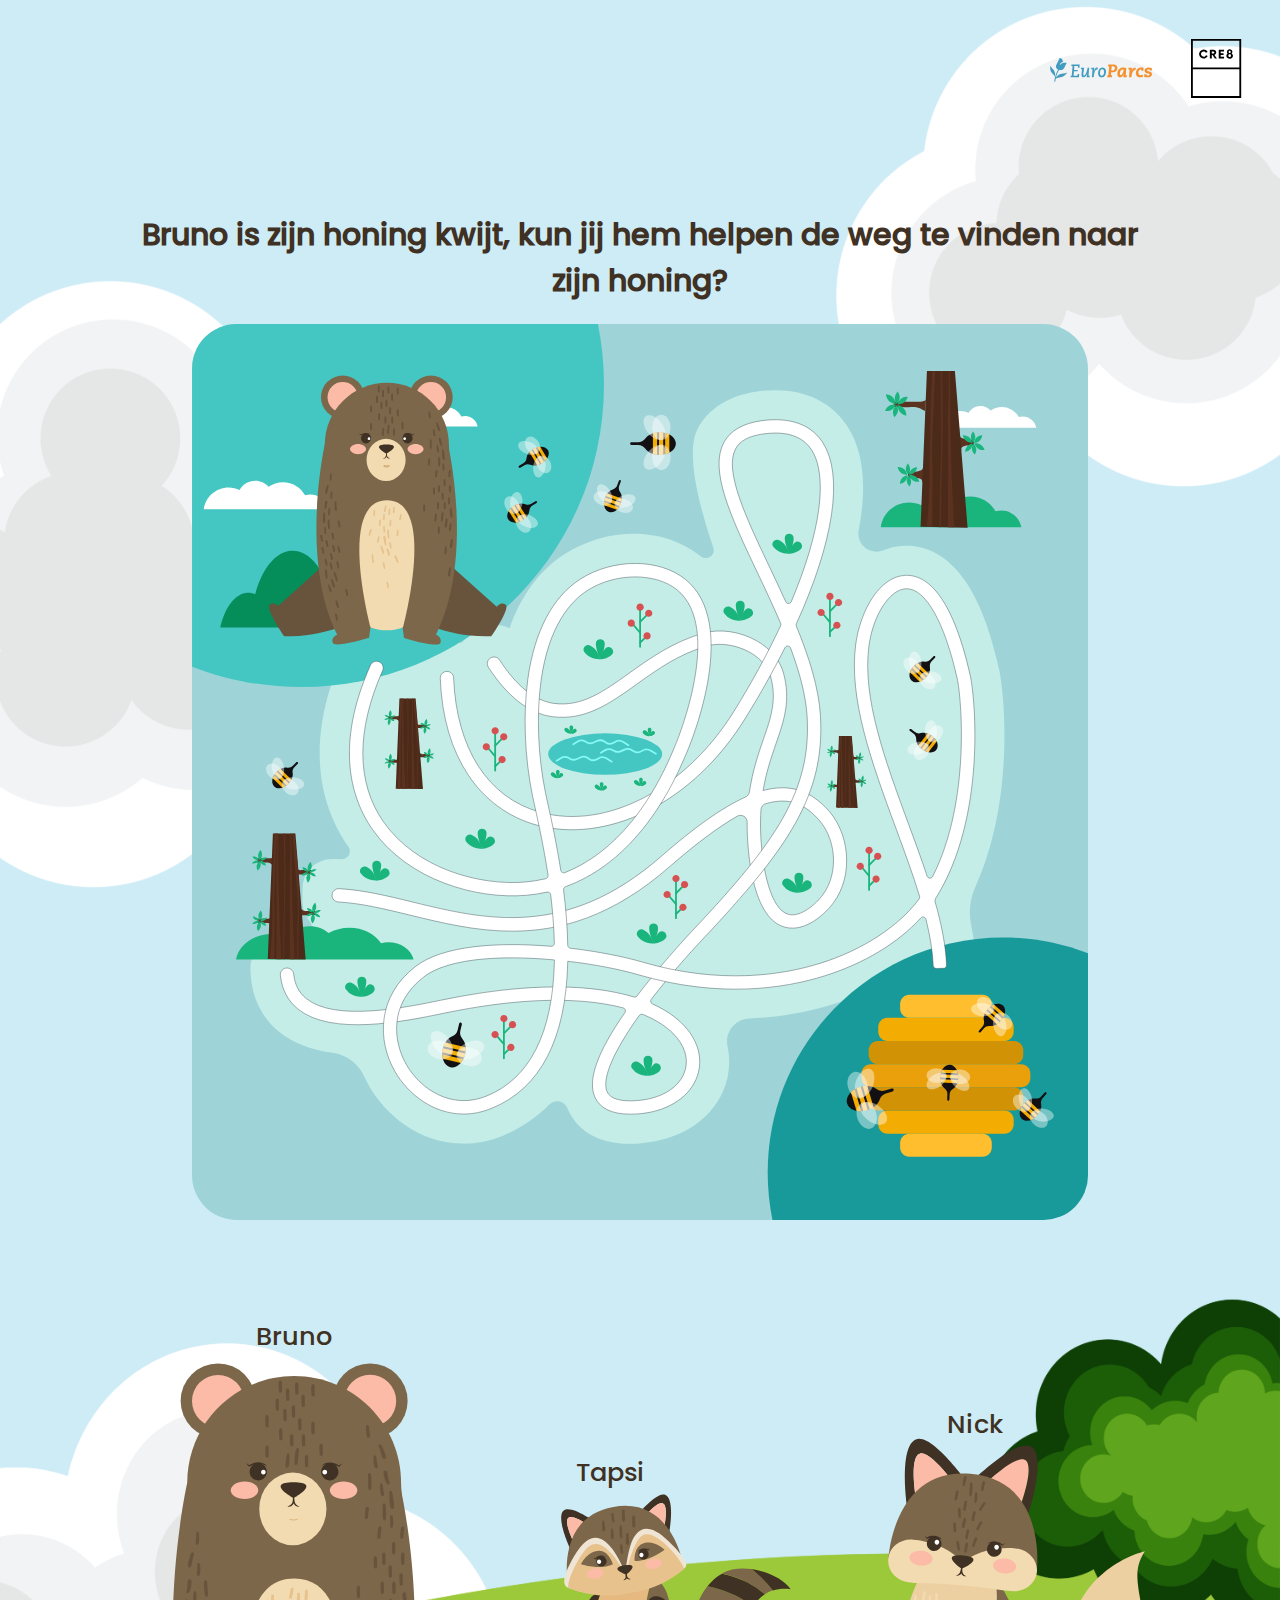
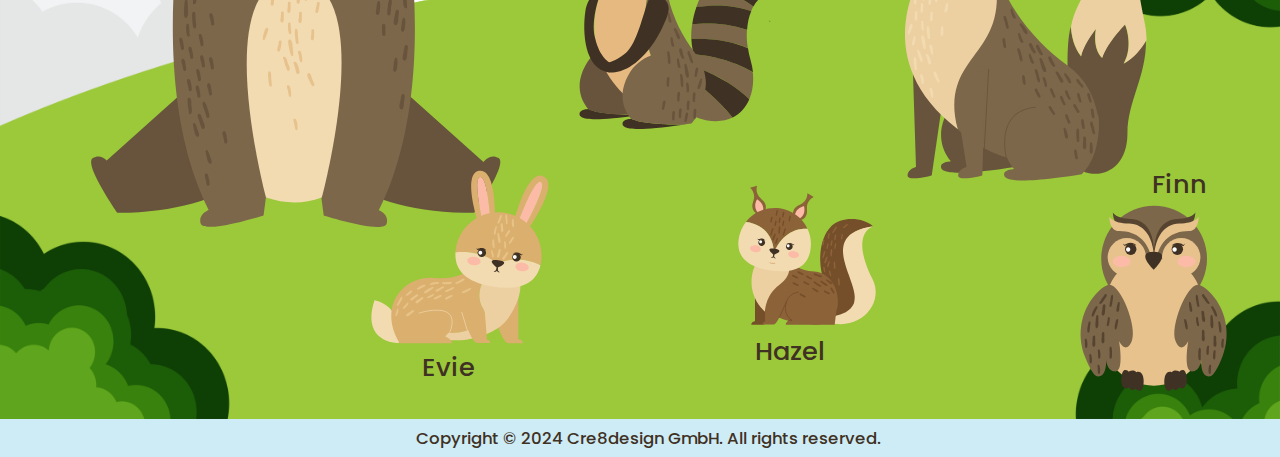
<file: Bruno Bär/speelhoekje.bruno.html>
<!doctype html>
<html lang="nl">
<head>
  <meta charset="utf-8">
  <meta name="viewport" content="width=device-width, initial-scale=1.0">
  <title>Bruno de Beer</title>
	<link rel="stylesheet" href="css/speelhoekje.Bruno.css" >
</head>

<body bgcolor="#CEECF6">
	<div class="page__container">
	  <div class="Logos">
		<img src="assets/Logo_CRE8_black.svg" class="Logocre8" alt="Cre8Logo" width="4%" >
		<img src="assets/logo_Europarcs.svg" class="LogoEuro" alt="EuroparcsLogo" width="8%" >
	  </div>
		<div class="headline">
	      <h1>Bruno is zijn honing kwijt, kun jij hem helpen de weg te vinden naar zijn honing?</h1>
		</div>
		<img src="assets/Bärenspiel.svg" class="Bärenspiel" alt="Berenspel" width="70%" height="70%" >
		<div class="wiese">
		 <img src="assets/Wiese mit Waldtieren.svg" alt="Weiland met bosdieren" width="100%" height="100%">
		  <p1 style="font-size:2vw;">Bruno</p1>
		  <p2 style="font-size:2vw;">Tapsi</p2>
		  <p3 style="font-size:2vw;">Nick</p3>
		  <p4 style="font-size:2vw;">Evie</p4>
		  <p5 style="font-size:2vw;">Hazel</p5>
		  <p6 style="font-size:2vw;">Finn</p6>
		  <p7 style="font-size:1.3vw;">Copyright © 2024 Cre8design GmbH. All rights reserved.</p7>
		</div>
	</div>
</body>
</html>
</file>
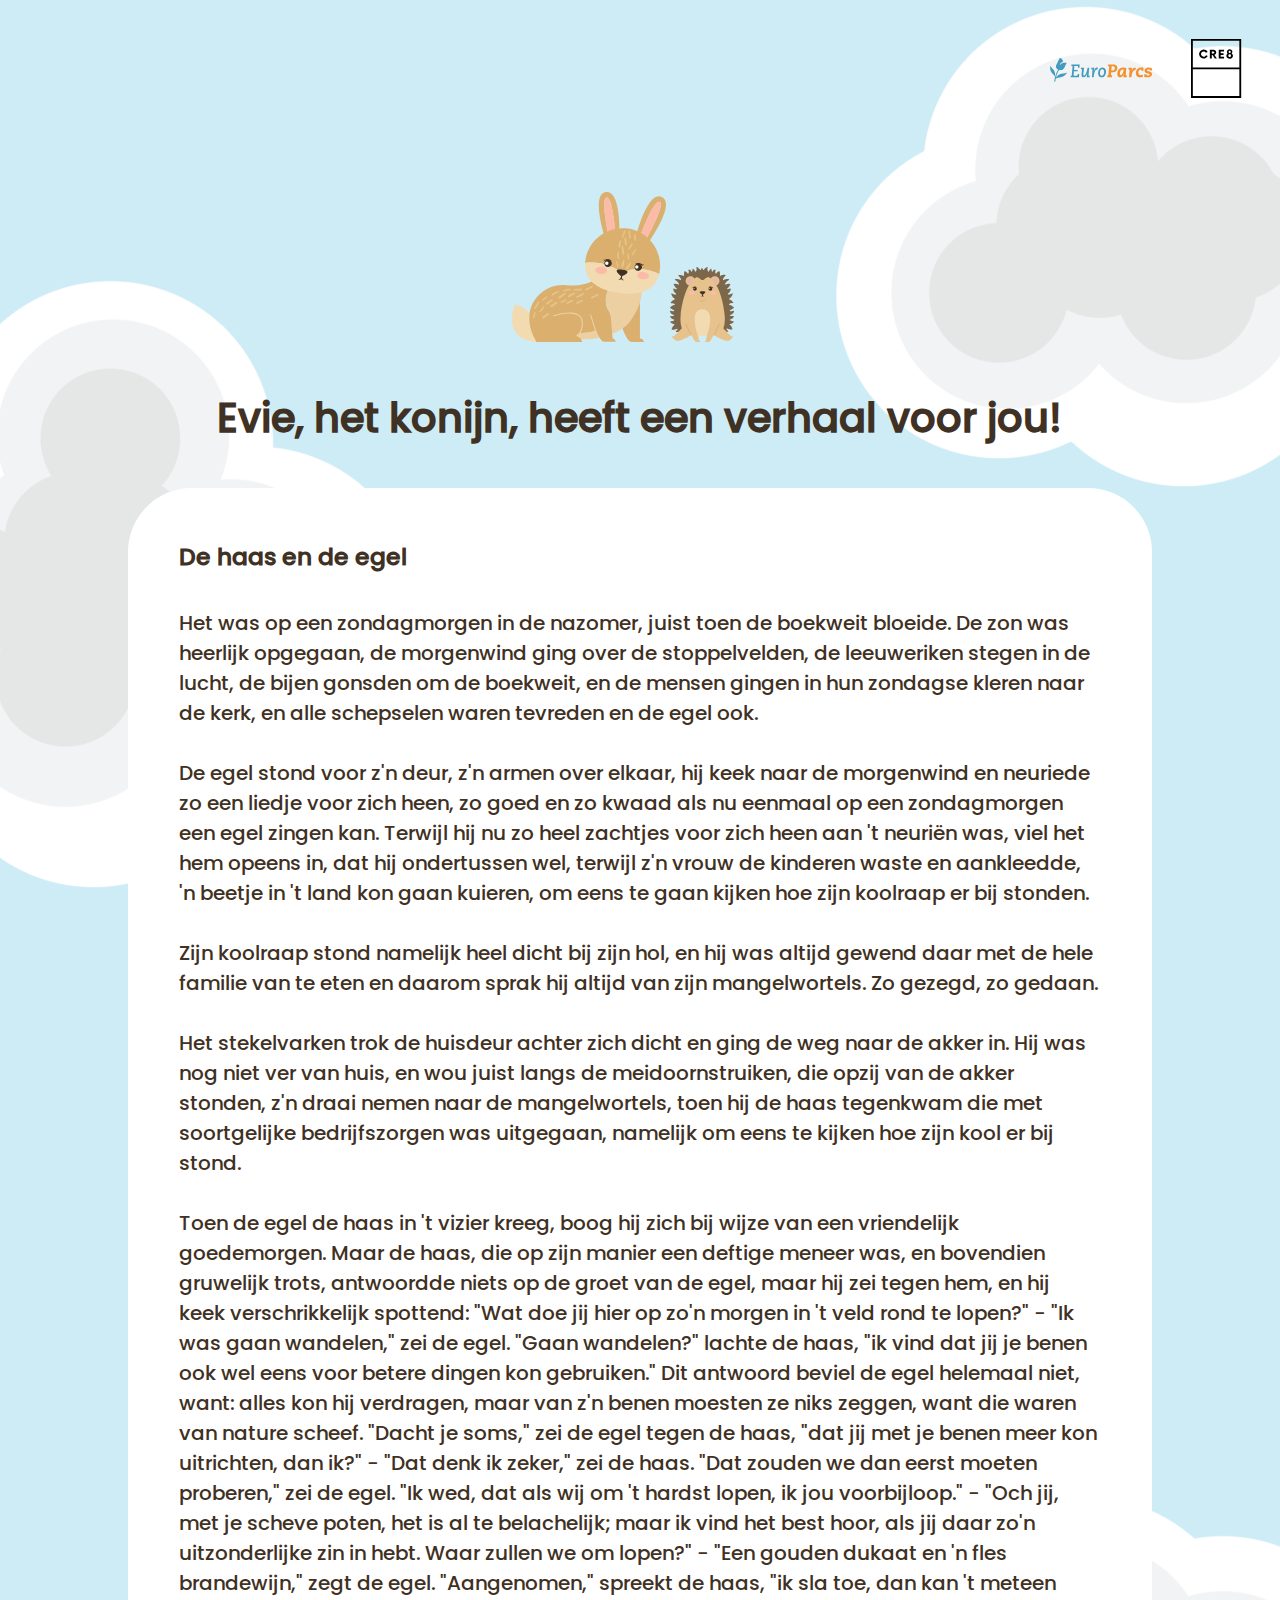
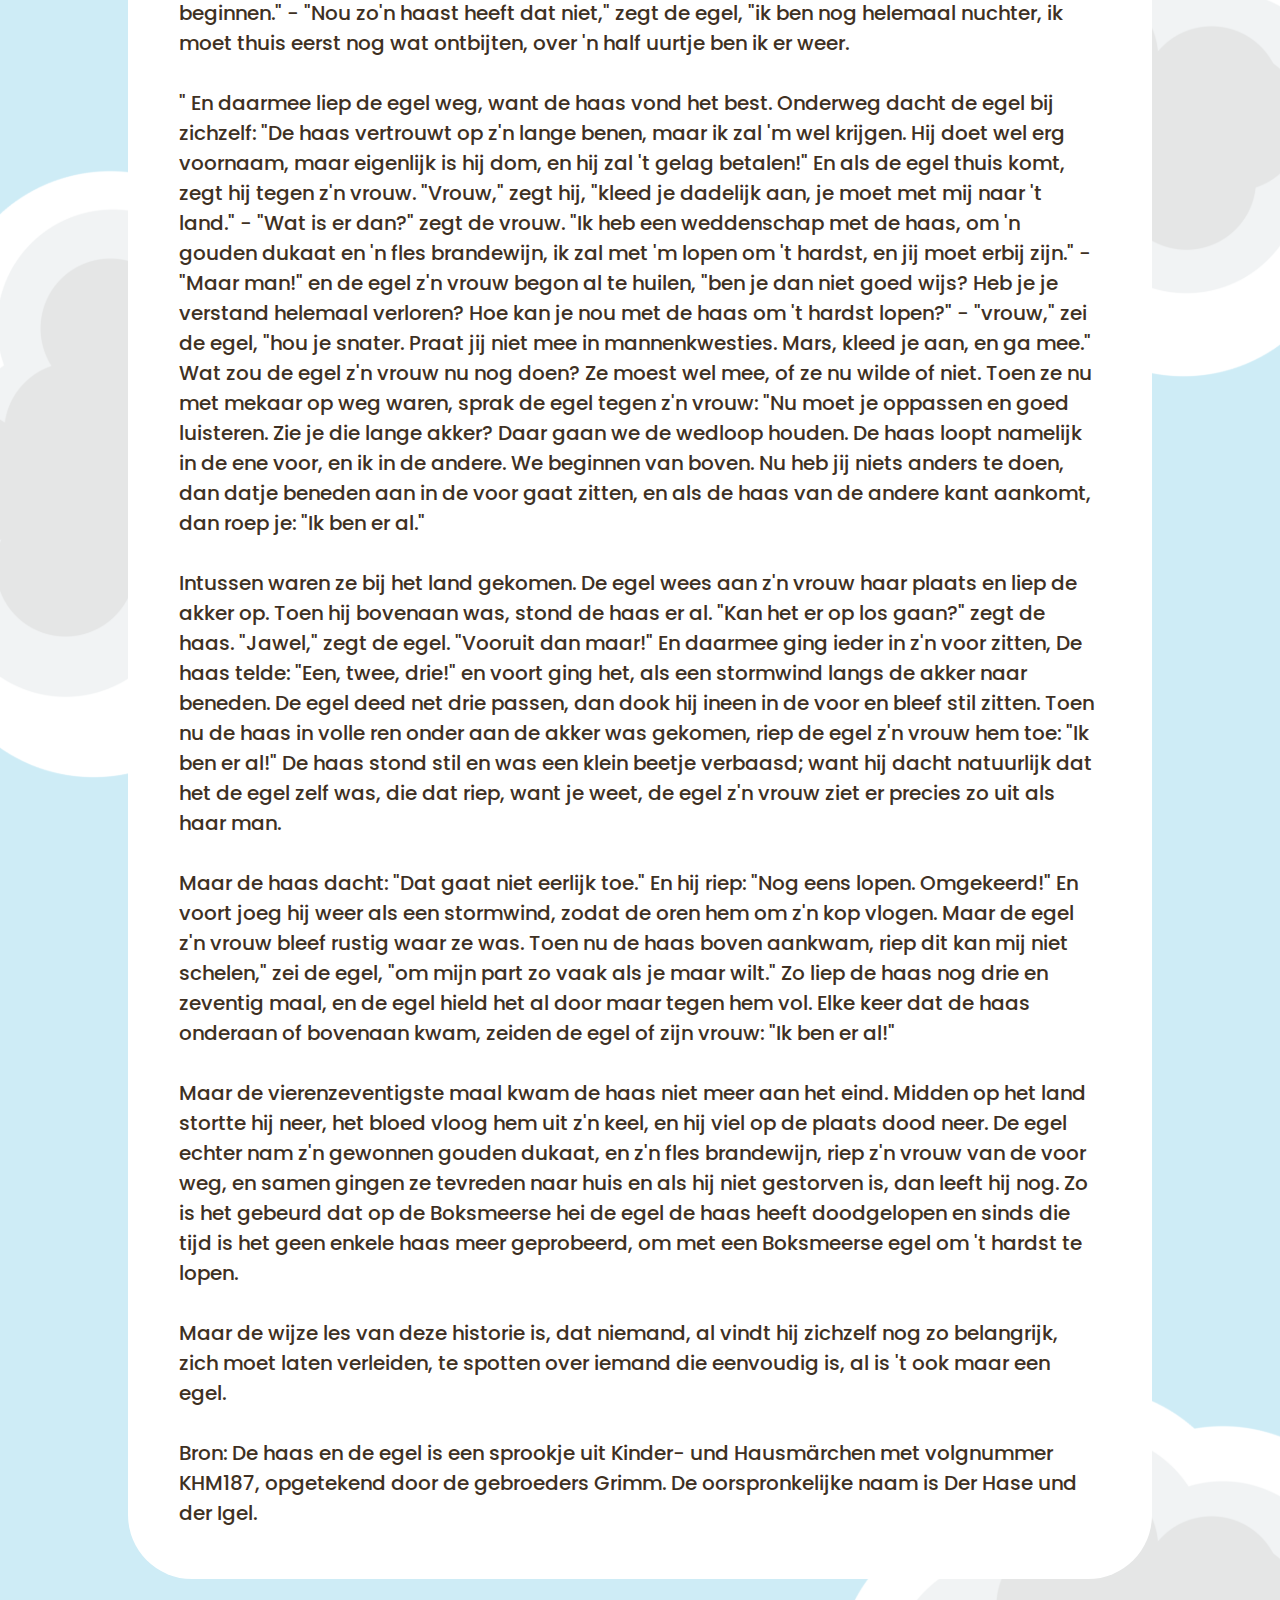
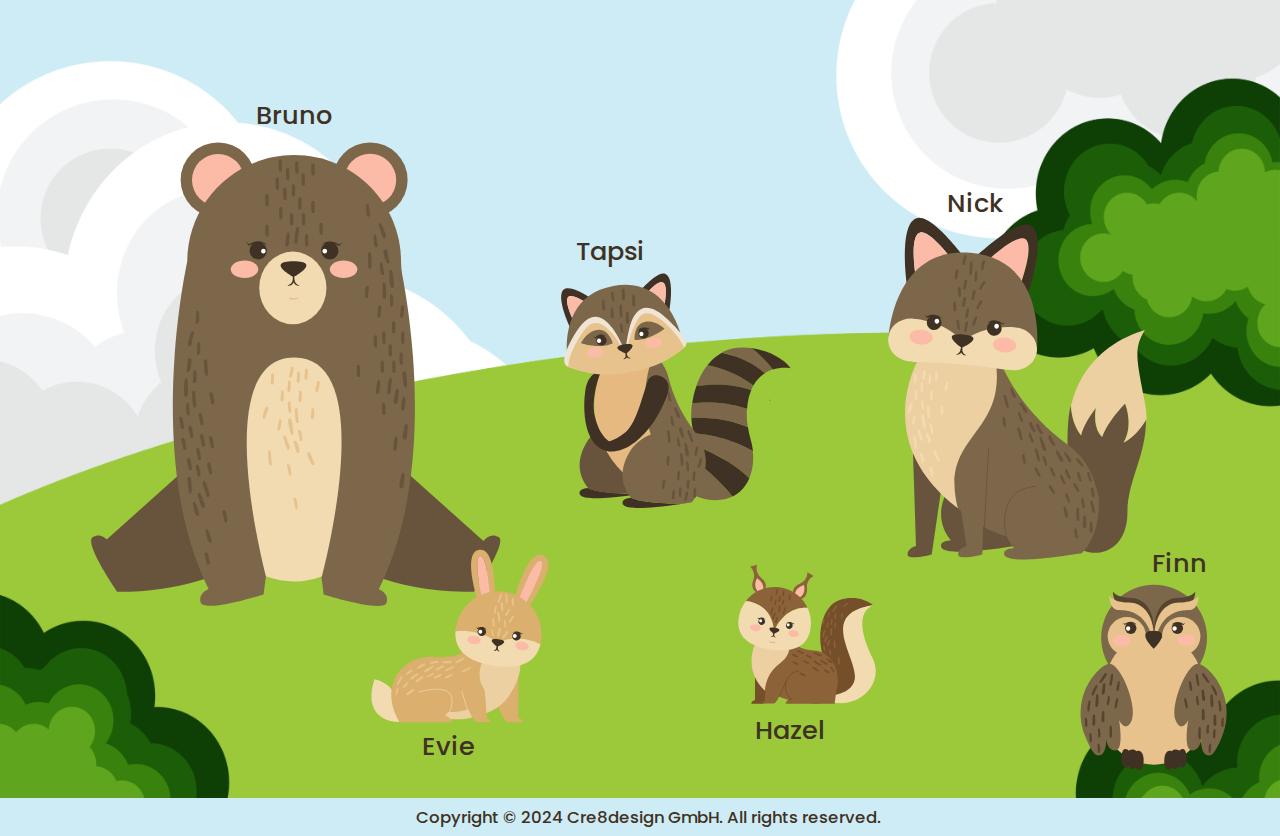
<file: Evie Hase/speelhoekje.evie.html>
<!doctype html>
<html lang="nl">
<head>
<meta charset="utf-8">
<meta name="viewport" content="width=device-width, initial-scale=1.0">
  <title>Evie het Konijn</title>
	<link rel="stylesheet" href="css/speelhoekje.evie.css">
</head>

<body bgcolor="#CEECF6">
	<div class="page__container">
	  <div class="Logos">
		<img src="asstes/Logo_CRE8_black.svg" class="Logocre8" alt="Cre8Logo" width="4%" >
		<img src="asstes/logo_Europarcs.svg" class="LogoEuro" alt="EuroparcsLogo" width="8%" >
	  </div>
	    <img src="asstes/Hase.svg" class="Hase" alt="Konijn" width="12%" >
	    <img src="asstes/Igel.svg" class="Igel" alt="Egel" width="5%" >
	  <div class="headline">
	    <h1>Evie, het konijn, heeft een verhaal voor jou!</h1>
	  </div>
	<div class="kasten">
	 <div class="text">
	  <h3>De haas en de egel</h3>
	  <p>Het was op een zondagmorgen in de nazomer, juist toen de boekweit bloeide. De zon was heerlijk opgegaan, de morgenwind ging over de stoppelvelden, de leeuweriken stegen in de lucht, de bijen gonsden om de boekweit, en de mensen gingen in hun zondagse kleren naar de kerk, en alle schepselen waren tevreden en de egel ook.<br><br>

De egel stond voor z'n deur, z'n armen over elkaar, hij keek naar de morgenwind en neuriede zo een liedje voor zich heen, zo goed en zo kwaad als nu eenmaal op een zondagmorgen een egel zingen kan. Terwijl hij nu zo heel zachtjes voor zich heen aan 't neuriën was, viel het hem opeens in, dat hij ondertussen wel, terwijl z'n vrouw de kinderen waste en aankleedde, 'n beetje in 't land kon gaan kuieren, om eens te gaan kijken hoe zijn koolraap er bij stonden.<br><br>
		  
Zijn koolraap stond namelijk heel dicht bij zijn hol, en hij was altijd gewend daar met de hele familie van te eten en daarom sprak hij altijd van zijn mangelwortels. Zo gezegd, zo gedaan.<br><br>

Het stekelvarken trok de huisdeur achter zich dicht en ging de weg naar de akker in. Hij was nog niet ver van huis, en wou juist langs de meidoornstruiken, die opzij van de akker stonden, z'n draai nemen naar de mangelwortels, toen hij de haas tegenkwam die met soortgelijke bedrijfszorgen was uitgegaan, namelijk om eens te kijken hoe zijn kool er bij stond.<br><br>
		  
Toen de egel de haas in 't vizier kreeg, boog hij zich bij wijze van een vriendelijk goedemorgen. Maar de haas, die op zijn manier een deftige meneer was, en bovendien gruwelijk trots, antwoordde niets op de groet van de egel, maar hij zei tegen hem, en hij keek verschrikkelijk spottend: "Wat doe jij hier op zo'n morgen in 't veld rond te lopen?" - "Ik was gaan wandelen," zei de egel. "Gaan wandelen?" lachte de haas, "ik vind dat jij je benen ook wel eens voor betere dingen kon gebruiken." Dit antwoord beviel de egel helemaal niet, want: alles kon hij verdragen, maar van z'n benen moesten ze niks zeggen, want die waren van nature scheef. "Dacht je soms," zei de egel tegen de haas, "dat jij met je benen meer kon uitrichten, dan ik?" - "Dat denk ik zeker," zei de haas. "Dat zouden we dan eerst moeten proberen," zei de egel. "Ik wed, dat als wij om 't hardst lopen, ik jou voorbijloop." - "Och jij, met je scheve poten, het is al te belachelijk; maar ik vind het best hoor, als jij daar zo'n uitzonderlijke zin in hebt. Waar zullen we om lopen?" - "Een gouden dukaat en 'n fles brandewijn," zegt de egel. "Aangenomen," spreekt de haas, "ik sla toe, dan kan 't meteen beginnen." - "Nou zo'n haast heeft dat niet," zegt de egel, "ik ben nog helemaal nuchter, ik moet thuis eerst nog wat ontbijten, over 'n half uurtje ben ik er weer.<br><br>

" En daarmee liep de egel weg, want de haas vond het best. Onderweg dacht de egel bij zichzelf: "De haas vertrouwt op z'n lange benen, maar ik zal 'm wel krijgen. Hij doet wel erg voornaam, maar eigenlijk is hij dom, en hij zal 't gelag betalen!" En als de egel thuis komt, zegt hij tegen z'n vrouw. "Vrouw," zegt hij, "kleed je dadelijk aan, je moet met mij naar 't land." - "Wat is er dan?" zegt de vrouw. "Ik heb een weddenschap met de haas, om 'n gouden dukaat en 'n fles brandewijn, ik zal met 'm lopen om 't hardst, en jij moet erbij zijn." - "Maar man!" en de egel z'n vrouw begon al te huilen, "ben je dan niet goed wijs? Heb je je verstand helemaal verloren? Hoe kan je nou met de haas om 't hardst lopen?" - "vrouw," zei de egel, "hou je snater. Praat jij niet mee in mannenkwesties. Mars, kleed je aan, en ga mee." Wat zou de egel z'n vrouw nu nog doen? Ze moest wel mee, of ze nu wilde of niet. Toen ze nu met mekaar op weg waren, sprak de egel tegen z'n vrouw: "Nu moet je oppassen en goed luisteren. Zie je die lange akker? Daar gaan we de wedloop houden. De haas loopt namelijk in de ene voor, en ik in de andere. We beginnen van boven. Nu heb jij niets anders te doen, dan datje beneden aan in de voor gaat zitten, en als de haas van de andere kant aankomt, dan roep je: "Ik ben er al."<br><br>

Intussen waren ze bij het land gekomen. De egel wees aan z'n vrouw haar plaats en liep de akker op. Toen hij bovenaan was, stond de haas er al. "Kan het er op los gaan?" zegt de haas. "Jawel," zegt de egel. "Vooruit dan maar!" En daarmee ging ieder in z'n voor zitten, De haas telde: "Een, twee, drie!" en voort ging het, als een stormwind langs de akker naar beneden. De egel deed net drie passen, dan dook hij ineen in de voor en bleef stil zitten. Toen nu de haas in volle ren onder aan de akker was gekomen, riep de egel z'n vrouw hem toe: "Ik ben er al!" De haas stond stil en was een klein beetje verbaasd; want hij dacht natuurlijk dat het de egel zelf was, die dat riep, want je weet, de egel z'n vrouw ziet er precies zo uit als haar man.<br><br>

Maar de haas dacht: "Dat gaat niet eerlijk toe." En hij riep: "Nog eens lopen. Omgekeerd!" En voort joeg hij weer als een stormwind, zodat de oren hem om z'n kop vlogen. Maar de egel z'n vrouw bleef rustig waar ze was. Toen nu de haas boven aankwam, riep dit kan mij niet schelen," zei de egel, "om mijn part zo vaak als je maar wilt." Zo liep de haas nog drie en zeventig maal, en de egel hield het al door maar tegen hem vol. Elke keer dat de haas onderaan of bovenaan kwam, zeiden de egel of zijn vrouw: "Ik ben er al!"<br><br> 

Maar de vierenzeventigste maal kwam de haas niet meer aan het eind. Midden op het land stortte hij neer, het bloed vloog hem uit z'n keel, en hij viel op de plaats dood neer. De egel echter nam z'n gewonnen gouden dukaat, en z'n fles brandewijn, riep z'n vrouw van de voor weg, en samen gingen ze tevreden naar huis en als hij niet gestorven is, dan leeft hij nog. Zo is het gebeurd dat op de Boksmeerse hei de egel de haas heeft doodgelopen en sinds die tijd is het geen enkele haas meer geprobeerd, om met een Boksmeerse egel om 't hardst te lopen.<br><br> 

Maar de wijze les van deze historie is, dat niemand, al vindt hij zichzelf nog zo belangrijk, zich moet laten verleiden, te spotten over iemand die eenvoudig is, al is 't ook maar een egel.<br><br>
		 
Bron: De haas en de egel is een sprookje uit Kinder- und Hausmärchen met volgnummer KHM187, opgetekend door de gebroeders Grimm. De oorspronkelijke naam is Der Hase und der Igel.</p>
		</div>
	  </div>
	 <div class="wiese">
	  <img src="asstes/Wiese mit Waldtieren.svg" alt="Weiland met bosdieren" width="100%" height="100%">
		  <p1 style="font-size:2vw;">Bruno</p1>
		  <p2 style="font-size:2vw;">Tapsi</p2>
		  <p3 style="font-size:2vw;">Nick</p3>
		  <p4 style="font-size:2vw;">Evie</p4>
		  <p5 style="font-size:2vw;">Hazel</p5>
		  <p6 style="font-size:2vw;">Finn</p6>
		  <p7 style="font-size:1.3vw;">Copyright © 2024 Cre8design GmbH. All rights reserved.</p7>
		</div>
	</div>
</body>
</html>
</file>
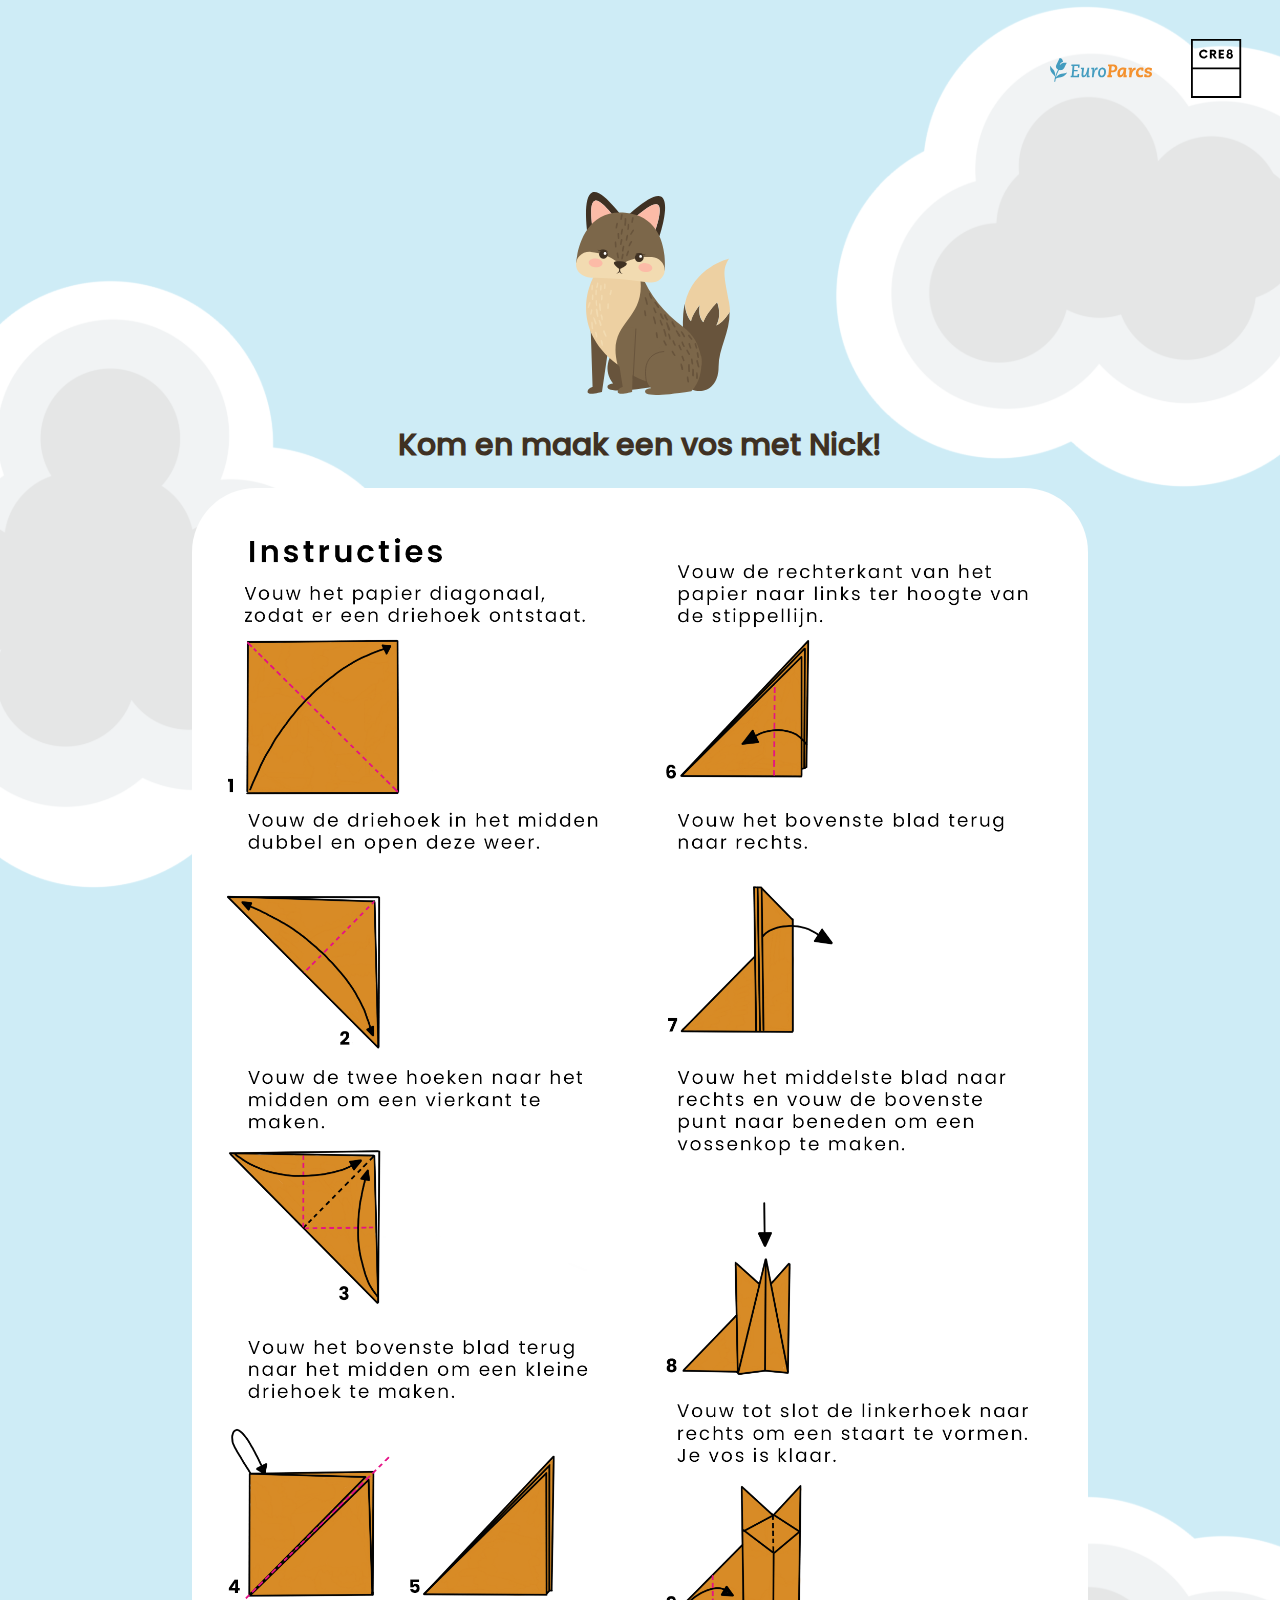
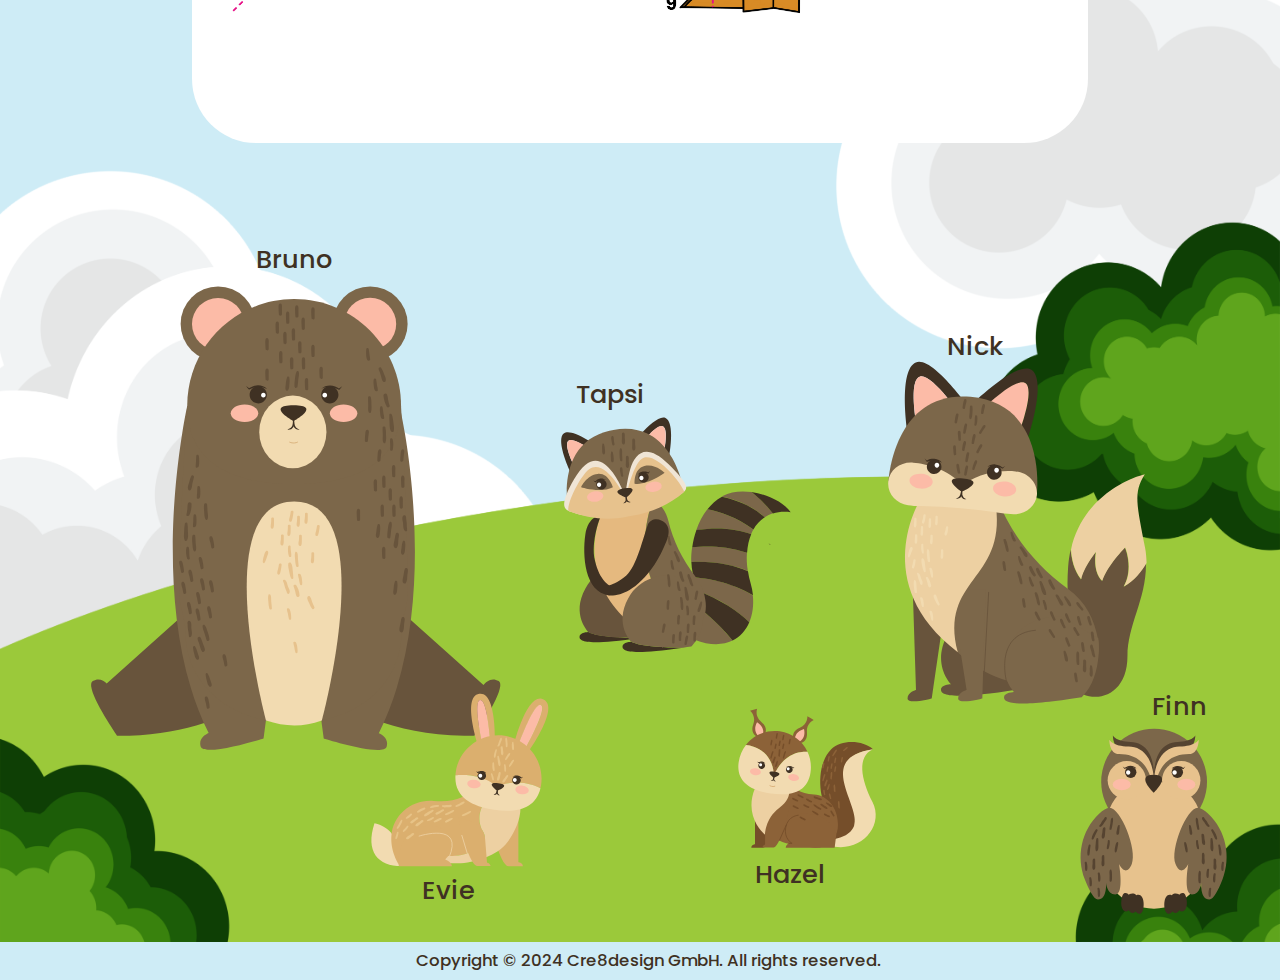
<file: Nick Fuchs/speelhoekje.nick.html>
<!doctype html>
<html lang="nl">
<head>
  <meta charset="utf-8">
  <meta name="viewport" content="width=device-width, initial-scale=1.0">
  <title>Nick de Vos</title>
	<link rel="stylesheet" href= "css/speelhoekje.nick.css" >
</head>

<body bgcolor="#CEECF6">
	<div class="page__container">
	  <div class="Logos">
		<img src="assets/Logo_CRE8_black.svg" class="Logocre8" alt="Cre8Logo" width="4%" >
		<img src="assets/logo_Europarcs.svg" class="LogoEuro" alt="EuroparcsLogo" width="8%" >
	  </div>
	   <img src= "assets/Fuchs.svg" class="fuchs" alt="Vos" width="12%" >
		<div class="headline">
	      <h1>Kom en maak een vos met Nick!</h1>
		</div>
		<img src="assets/How to craft a fox.png" class="fuchsbasteln" alt="Zo maak je een vos" width="70%" height="70%" >
		<div class="wiese">
		 <img src="assets/Wiese mit Waldtieren.svg" alt="Weiland met bosdieren" width="100%" height="100%">
		  <p1 style="font-size:2vw;">Bruno</p1>
		  <p2 style="font-size:2vw;">Tapsi</p2>
		  <p3 style="font-size:2vw;">Nick</p3>
		  <p4 style="font-size:2vw;">Evie</p4>
		  <p5 style="font-size:2vw;">Hazel</p5>
		  <p6 style="font-size:2vw;">Finn</p6>
		  <p7 style="font-size:1.3vw;">Copyright © 2024 Cre8design GmbH. All rights reserved.</p7>
		</div>
	</div>
</body>
</html>
</file>
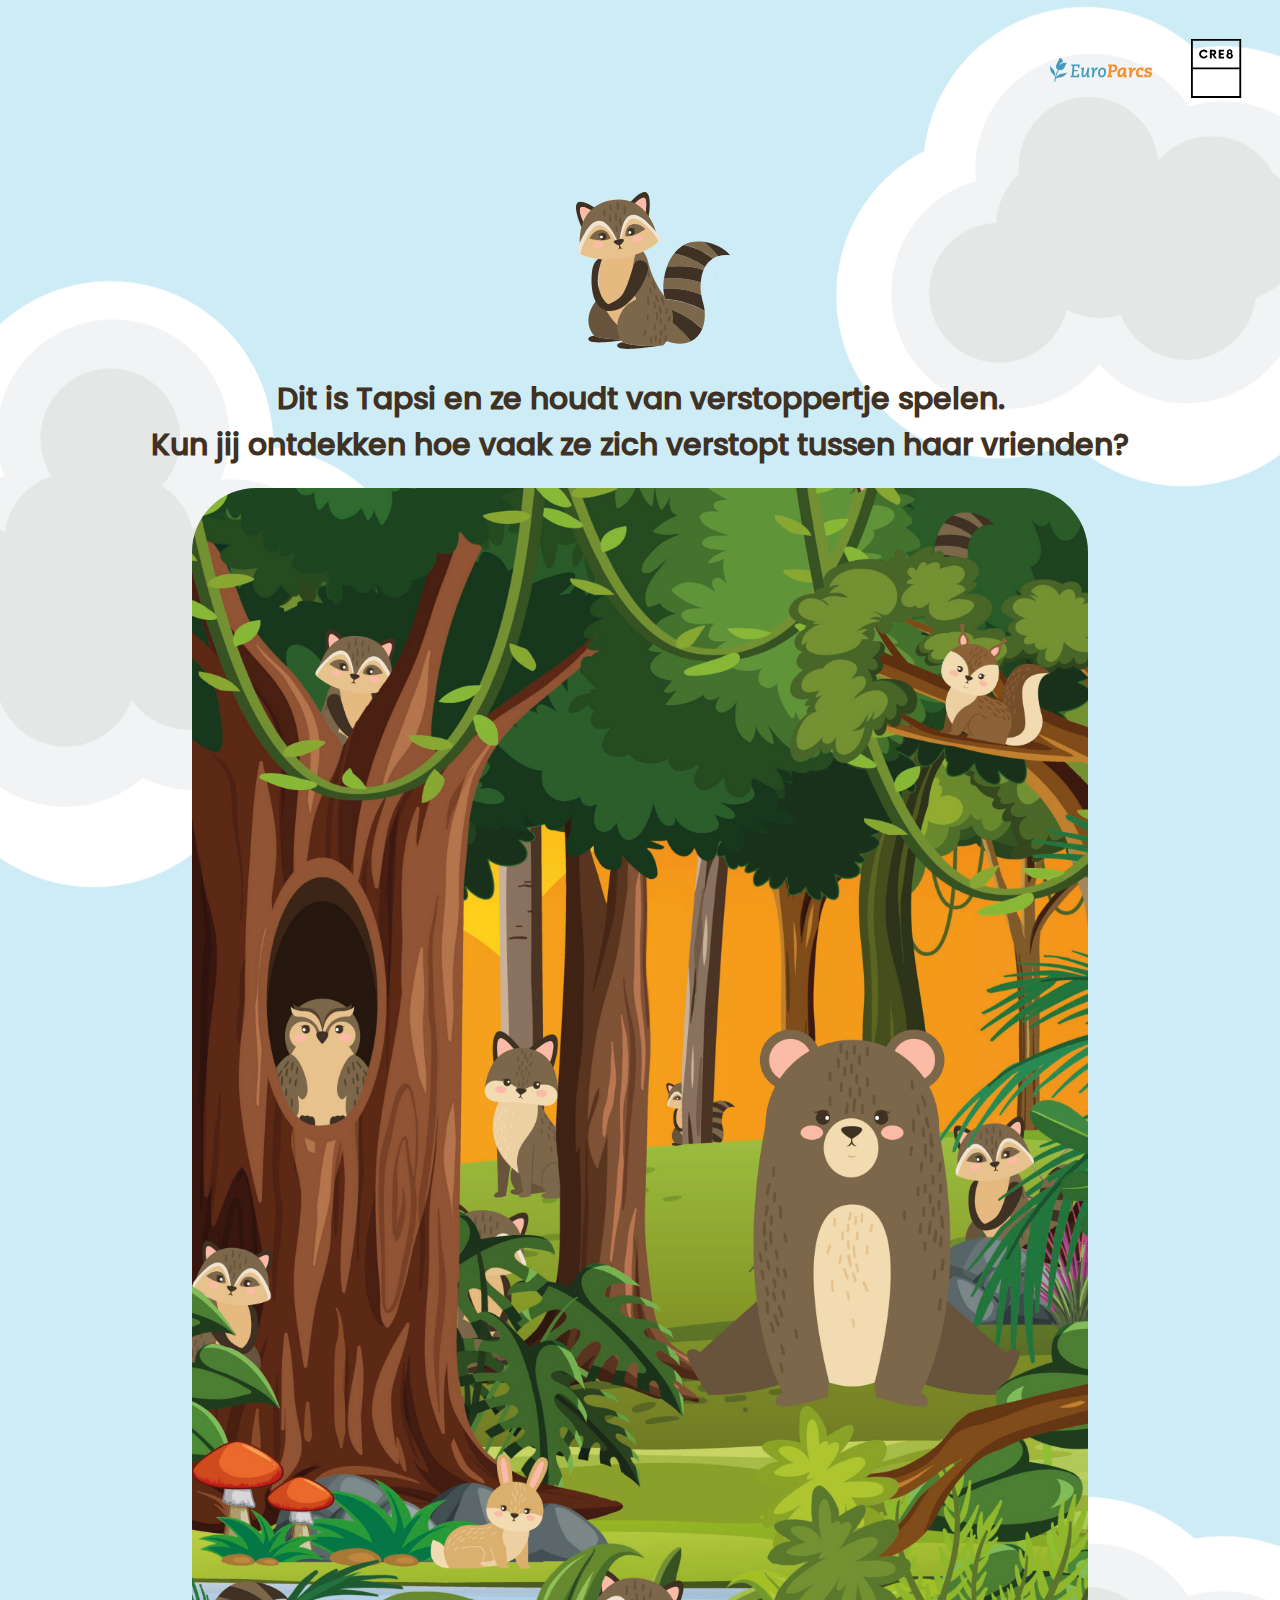
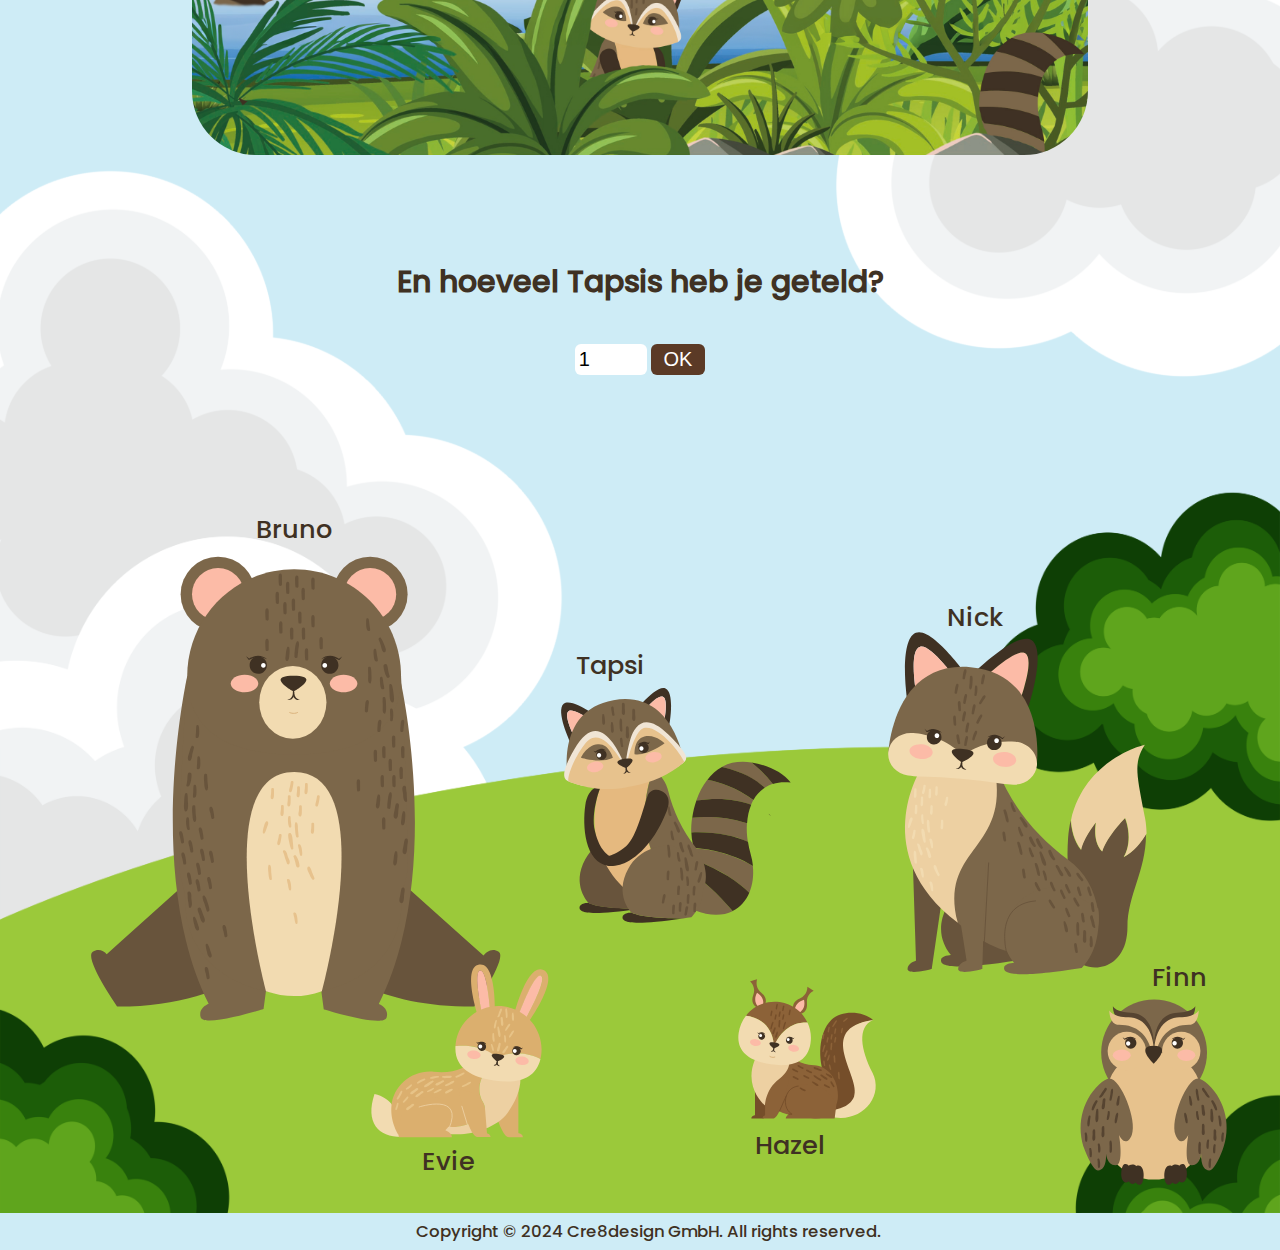
<file: Tapsi Waschbär/speelhoekje.tapsi.html>
<!doctype html>
<html lang="nl">
<head>
<meta charset="utf-8">
<meta name="viewport" content="width=device-width, initial-scale=1.0">
  <title>Tapsi de Wasbeer</title>
	<link rel="stylesheet" href="css/speelhoekje.tapsi.css" >
</head>

<body bgcolor="#CEECF6">
	<div class="page__container">
	  <div class="Logos">
		<img src="assets/Logo_CRE8_black.svg" class="Logocre8" alt="Cre8Logo" width="4%" >
		<img src="assets/logo_Europarcs.svg" class="LogoEuro" alt="EuroparcsLogo" width="8%" >
	  </div>
	   <img src="assets/waschbär.svg" class="waschbär" alt="Wasbeer" width="12%" >
		<div class="headline">
	      <h1>Dit is Tapsi en ze houdt van verstoppertje spelen.<br> Kun jij ontdekken hoe vaak ze zich verstopt tussen haar vrienden?</h1>
		</div>
		<img src="assets/suchspiel.jpg" class="Suchspiel" alt="Zoek spel" width="70%" >
	
		<form>
           <label for="frage"><h4>En hoeveel Tapsis heb je geteld?</h4></label>
           <input type="number" id="number" name="amount" value="1" min="1" max="15"/>
           <button type="button" onclick="myFunction()">OK</button>
			<div class="mädchen">
		      <img src="assets/Child_no.svg" id="child.no" alt="Verkeerd" width="20%" style="display: none">
		      <img src="assets/Child_yes.svg" id="child.yes" alt="Juist" width="20%" style="display: none">
			</div>
		</form>
		
          <script> 
          function myFunction() {
			  let inputElement = document.getElementById("number")
			  let childYes = document.getElementById("child.yes");
			  let childNo = document.getElementById("child.no");

			  let target = 9;
			  let value = inputElement.value;
			  let isCorrect = 9 == value;
			  
			  if (isCorrect) {
				  childNo.style.display = "none";
				  childYes.style.display = "block";
			  } else {
				  childNo.style.display = "block";
				  childYes.style.display = "none";
			  }
		  }
          </script>
		
		<div class="wiese">
		 <img src="assets/Wiese mit Waldtieren.svg" alt="Weiland met bosdieren" width="100%" height="100%">
		  <p1 style="font-size:2vw;">Bruno</p1>
		  <p2 style="font-size:2vw;">Tapsi</p2>
		  <p3 style="font-size:2vw;">Nick</p3>
		  <p4 style="font-size:2vw;">Evie</p4>
		  <p5 style="font-size:2vw;">Hazel</p5>
		  <p6 style="font-size:2vw;">Finn</p6>
		  <p7 style="font-size:1.3vw;">Copyright © 2024 Cre8design GmbH. All rights reserved.</p7>
		</div>
	</div>
</body>
</html>
</file>
<file: Bruno Bär/css/speelhoekje.Bruno.css>
@charset "utf-8";
/* CSS Document */
html {
	scroll-behavior: smooth;
}

body {
	padding: 0%;
	margin: 0%;
}

a {
    text-decoration: none;
    color: inherit;
}

ul, ol {
    list-style: none;
}

input, button, textarea {
    margin: 0%;
    padding: 0%;
    border: none;
}

@font-face {
    font-family: "poppins";
    src: url( "../assets/font/Poppins/Poppins-Medium.ttf"); 
}

.page__container {
	background-image: url( "../assets/Wolken.svg");
	background-position: 0% 0%;
	animation: 5s linear infinite alternate wind;
	font-family: poppins;
	color: #3F3123;
}

@keyframes wind{
	from { background-position: 0% 0%}
	to { background-position: 5% 5%}
}

.Logos {
	padding-bottom: 15%;
}

.Logocre8 {
	padding: 3% 3% 3% 0%;
	float: right;
}

.LogoEuro {
	padding: 4.5% 3% 3% 3%;
	float: right;
}

@media screen and (max-width: 700px) {
  div.headline {
    font-size: 5px;
  }
	}

@media screen and (min-width: 701px) {
  div.headline {
    font-size: 15px;
  }	
	}

h1 {
	text-align: center;
	padding: 0% 10%;
}

.Bärenspiel {
	display: block;
	margin: auto;
	border-radius: 5%;
}

.wiese {
	width: 100%;
    position: relative;
}

.wiese img{
	display: block;
}

p1 {
  position: absolute;
  bottom: 83%;
  left: 20%;
}

p2 {
  position: absolute;
  bottom: 66%;
  left: 45%;
}

p3 {
  position: absolute;
  bottom: 72%;
  left: 74%;
}

p4 {
  position: absolute;
  bottom: 4%;
  left: 33%;
}

p5 {
  position: absolute;
  bottom: 6%;
  left: 59%;
}

p6 {
  position: absolute;
  bottom: 27%;
  left: 90%;
}

p7 {
  position: absolute;
  left: 32%;
  padding: 0.5%;
}
</file>
<file: Evie Hase/css/speelhoekje.evie.css>
@charset "utf-8";
/* CSS Document */
html {
	scroll-behavior: smooth;
}

body {
	padding: 0%;
	margin: 0%;
}

a {
    text-decoration: none;
    color: inherit;
}

ul, ol {
    list-style: none;
}

input, button, textarea {
    margin: 0%;
    padding: 0%;
    border: none;
}

@font-face {
    font-family: "poppins";
    src: url( "../asstes/font/Poppins/Poppins-Medium.ttf"); 
}

.page__container {
	background-image: url("../../Bruno Bär/assets/Wolken.svg");
	background-position: 0% 0%;
	animation: 5s linear infinite alternate wind;
	font-family: poppins;
	color: #3F3123;
}

@keyframes wind{
	from { background-position: 0% 0%}
	to { background-position: 5% 5%}
}
 
.Logos {
	padding-bottom: 15%;
}

.Logocre8 {
	padding: 3% 3% 3% 0%;
	float: right;
}

.LogoEuro {
	padding: 4.5% 3% 3% 3%;
	float: right;
}

.Hase {
	margin-left: 40%;
}

h1 {
	padding: 1%;
	text-align: center;
}

@media screen and (max-width: 700px) {
  div.headline {
    font-size: 8px;
  }
	}

@media screen and (min-width: 701px) {
  div.headline {
    font-size: 20px;
  }	
	}

@media screen and (max-width: 700px) {
  div.text {
    font-size: 10px;
  }
	}

@media screen and (min-width: 701px) {
  div.text {
    font-size: 20px;
  }	
	}
	
.kasten {
	background-color: white;
	border-radius: 5vw;
	margin: 0% 10%;
}

h3 {
	padding: 5% 0% 1% 5%;
}

p {
	padding: 0% 5% 5% 5%;
}

.wiese {
	width: 100%;
    position: relative;
}

.wiese img{
	display: block;
}

p1 {
  position: absolute;
  bottom: 83%;
  left: 20%;
}

p2 {
  position: absolute;
  bottom: 66%;
  left: 45%;
}

p3 {
  position: absolute;
  bottom: 72%;
  left: 74%;
}

p4 {
  position: absolute;
  bottom: 4%;
  left: 33%;
}

p5 {
  position: absolute;
  bottom: 6%;
  left: 59%;
}

p6 {
  position: absolute;
  bottom: 27%;
  left: 90%;
}

p7 {
  position: absolute;
  left: 32%;
  padding: 0.5%;
}
</file>
<file: Nick Fuchs/css/speelhoekje.nick.css>
@charset "utf-8";
/* CSS Document */
html {
	scroll-behavior: smooth;
}

body {
	padding: 0%;
	margin: 0%;
}

a {
    text-decoration: none;
    color: inherit;
}

ul, ol {
    list-style: none;
}

input, button, textarea {
    margin: 0%;
    padding: 0%;
    border: none;
}

@font-face {
    font-family: "poppins";
    src: url( "../assets/font/Poppins/Poppins-Medium.ttf");
}

.page__container {
	background-image: url( "../assets/Wolken.svg");
	background-position: 0% 0%;
	animation: 5s linear infinite alternate wind;
	font-family: poppins;
	color: #3F3123;
}

@keyframes wind{
	from { background-position: 0% 0%}
	to { background-position: 5% 5%}
}

.Logos {
	padding-bottom: 15%;
}

.Logocre8 {
	padding: 3% 3% 3% 0%;
	float: right;
}

.LogoEuro {
	padding: 4.5% 3% 3% 3%;
	float: right;
}

.fuchs {
	margin-left: 45%;
}

@media screen and (max-width: 700px) {
  div.headline {
    font-size: 5px;
  }
	}

@media screen and (min-width: 701px) {
  div.headline {
    font-size: 15px;
  }	
	}

h1 {
	text-align: center;
	padding: 0% 10%;
}

.fuchsbasteln {
	display: block;
	margin: 0 auto;
	border-radius: 5vw;
}

.wiese {
	width: 100%;
    position: relative;
}

.wiese img{
	display: block;
}

p1 {
  position: absolute;
  bottom: 83%;
  left: 20%;
}

p2 {
  position: absolute;
  bottom: 66%;
  left: 45%;
}

p3 {
  position: absolute;
  bottom: 72%;
  left: 74%;
}

p4 {
  position: absolute;
  bottom: 4%;
  left: 33%;
}

p5 {
  position: absolute;
  bottom: 6%;
  left: 59%;
}

p6 {
  position: absolute;
  bottom: 27%;
  left: 90%;
}

p7 {
  position: absolute;
  left: 32%;
  padding: 0.5%;
}
</file>
<file: Tapsi Waschbär/css/speelhoekje.tapsi.css>
@charset "utf-8";
/* CSS Document */
html {
	scroll-behavior: smooth;
}

body {
	padding: 0%;
	margin: 0%;
}

a {
    text-decoration: none;
    color: inherit;
}

ul, ol {
    list-style: none;
}

input, button, textarea {
    margin: 0%;
    padding: 0%;
    border: none;
}

@font-face {
    font-family: "poppins";
    src: url( "../assets/font/Poppins/Poppins-Medium.ttf"); 
}

.page__container {
	background-image: url( "../assets/Wolken.svg");
	background-position: 0% 0%;
	animation: 5s linear infinite alternate wind;
	font-family: poppins;
	color: #3F3123;
}

@keyframes wind{
	from { background-position: 0% 0%}
	to { background-position: 5% 5%}
}

.Logos {
	padding-bottom: 15%;
}

.Logocre8 {
	padding: 3% 3% 3% 0%;
	float: right;
}

.LogoEuro {
	padding: 4.5% 3% 3% 3%;
	float: right;
}

.waschbär {
	margin-left: 45%;
}

@media screen and (max-width: 700px) {
  div.headline {
    font-size: 5px;
  }
	}

@media screen and (min-width: 701px) {
  div.headline {
    font-size: 15px;
  }	
	}

h1 {
	text-align: center;
	padding: 0% 10%;
}

.Suchspiel {
	display: block;
	margin: auto;
	border-radius: 5vw;
}

form {
	text-align: center;
	padding-top: 5%;
	font-family: poppins;
}

@media screen and (max-width: 700px) {
  h4 {
    font-size: 12px;
  }
	}

@media screen and (min-width: 701px) {
  h4 {
    font-size: 30px;
  }	
	}

label {
	margin-top: 3%;
}

@media screen and (max-width: 700px) {
 input {
    font-size: 10px;
  }
	}

@media screen and (min-width: 701px) {
  input {
    font-size: 20px;
  }	
	}

input {
	padding: 0.3%;
	border-radius: 0.3em;
}

@media screen and (max-width: 700px) {
  button {
    font-size: 10px;
  }
	}

@media screen and (min-width: 701px) {
  button {
    font-size: 20px;
  }	
	}

button {
	padding: 0.3% 1%;
	border-radius: 0.3em;
	background-color: #5B3A26;
	color: white;
}

.mädchen {
    display: flex;
    align-items: center;
    justify-content: center;
	padding-top: 3%;
}

.wiese {
	width: 100%;
    position: relative;
}

.wiese img{
	display: block;
}

p1 {
  position: absolute;
  bottom: 83%;
  left: 20%;
}

p2 {
  position: absolute;
  bottom: 66%;
  left: 45%;
}

p3 {
  position: absolute;
  bottom: 72%;
  left: 74%;
}

p4 {
  position: absolute;
  bottom: 4%;
  left: 33%;
}

p5 {
  position: absolute;
  bottom: 6%;
  left: 59%;
}

p6 {
  position: absolute;
  bottom: 27%;
  left: 90%;
}

p7 {
  position: absolute;
  left: 32%;
  padding: 0.5%;
}
</file>
